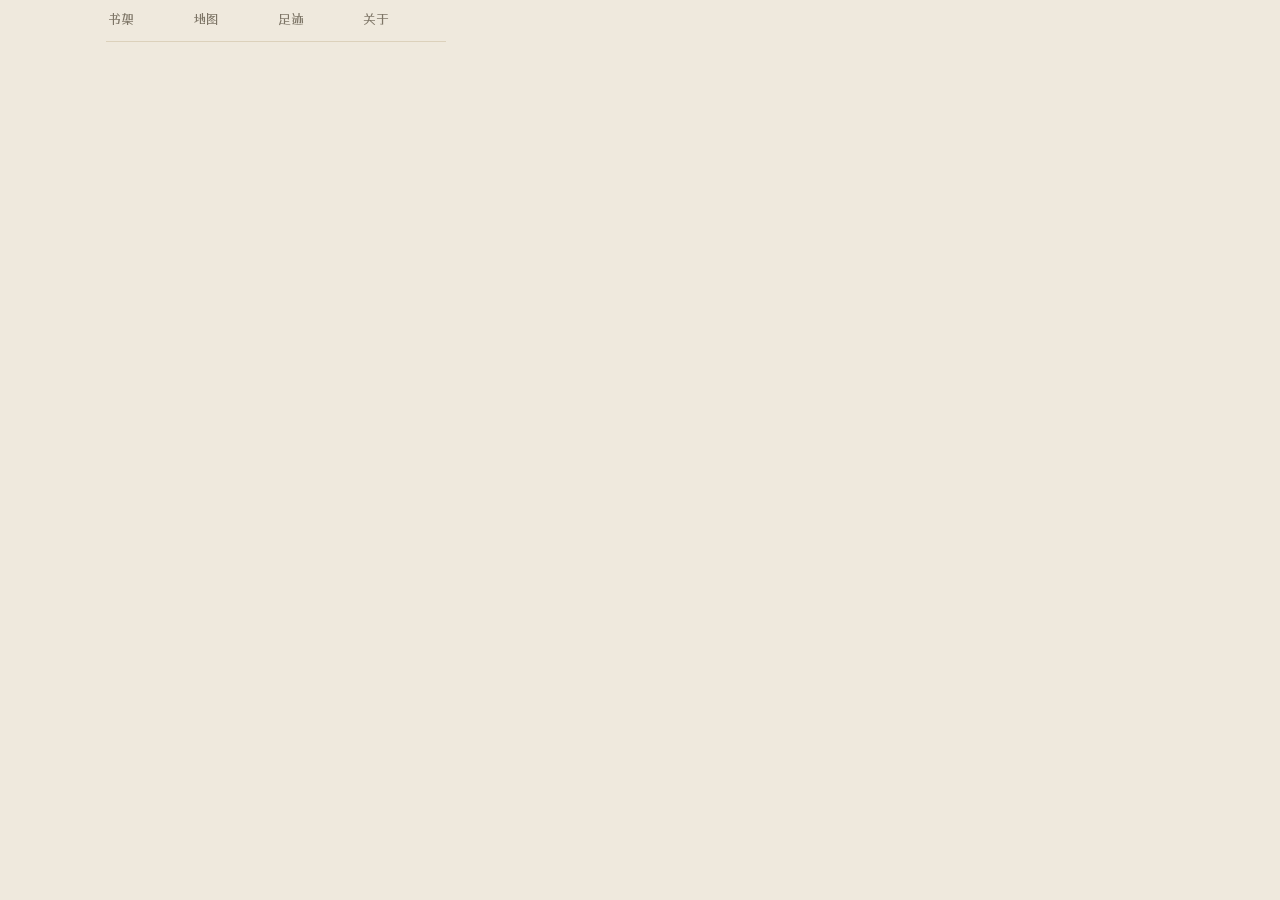
<file: index.html>
<!DOCTYPE html>
<html lang="zh-CN">
<head>
<meta charset="UTF-8">
<title>旅行手帐</title>
<!-- GitHub Pages 从仓库根发布，手帐本本体在 prototype/ 下（§4.8）。这一页只负责转过去。 -->
<meta http-equiv="refresh" content="0; url=prototype/index.html">
<link rel="canonical" href="prototype/index.html">
</head>
<body>
<p>正在翻开 <a href="prototype/index.html">旅行手帐</a>…</p>
</body>
</html>
</file>
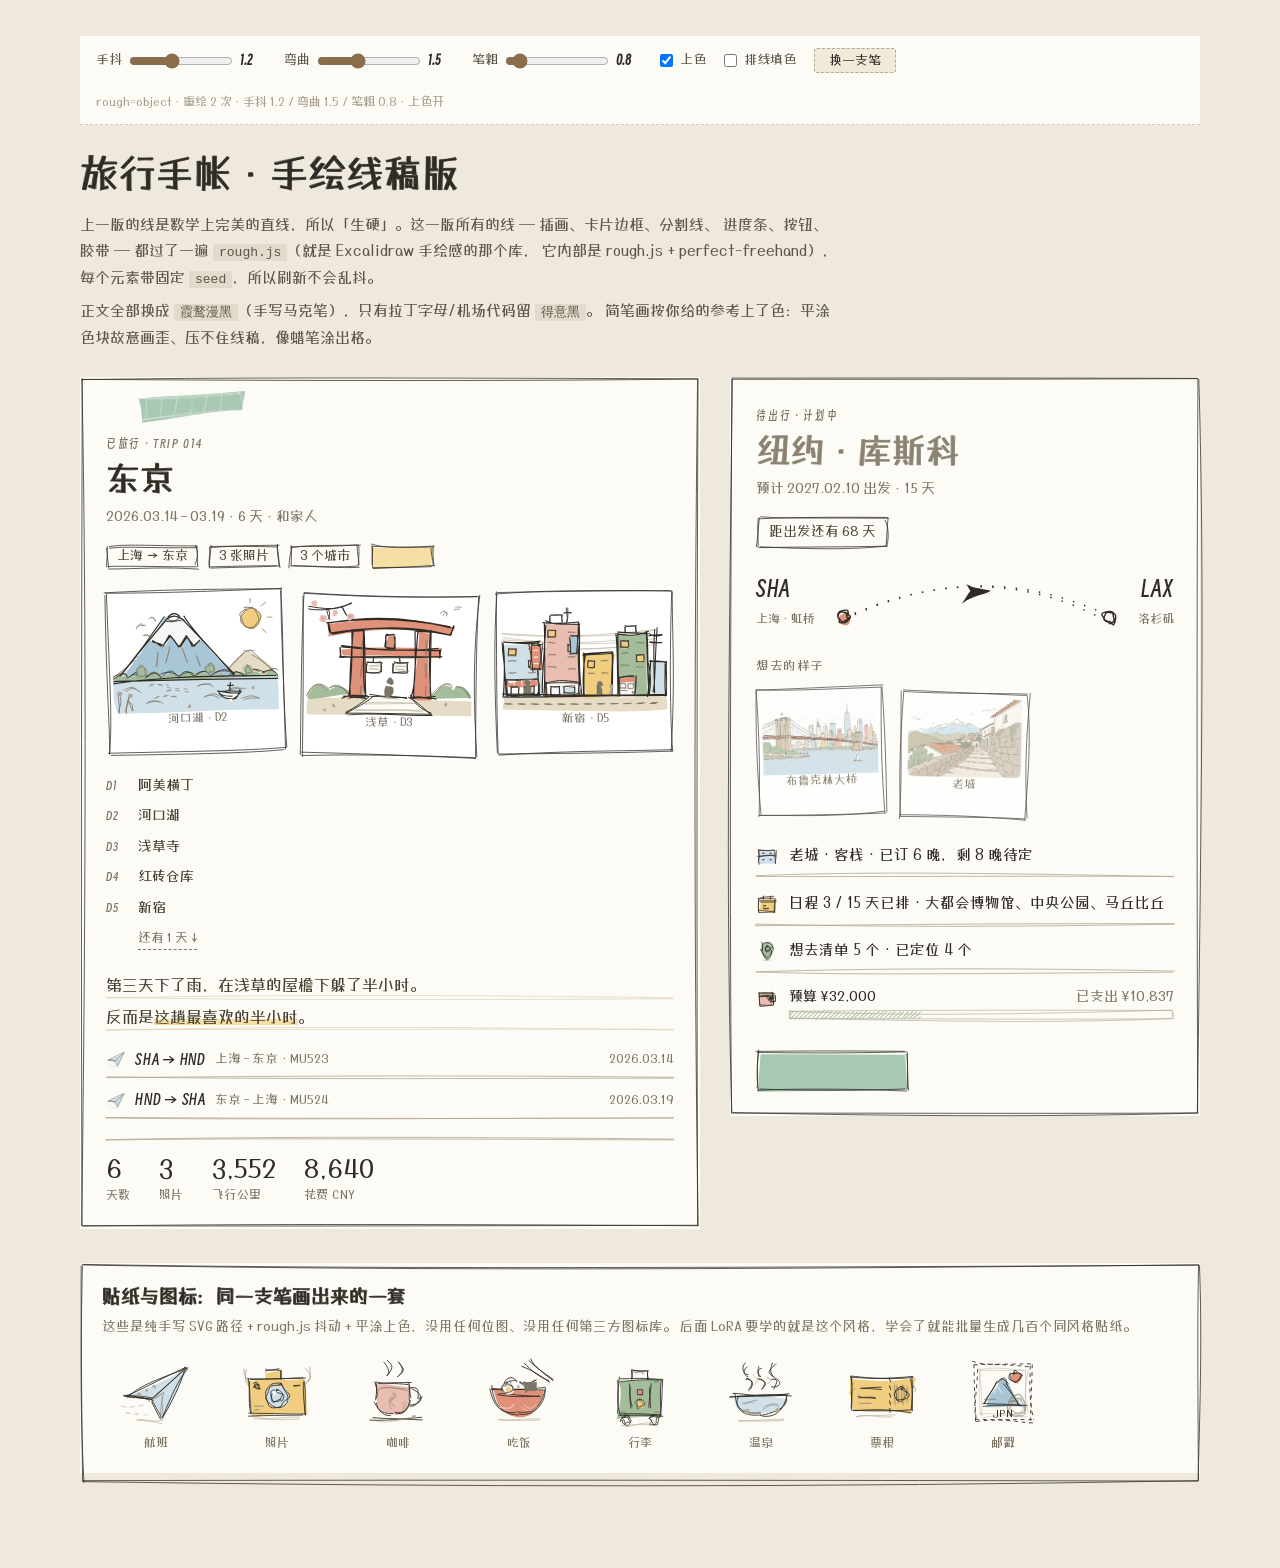
<file: prototype/hand-drawn.html>
<!DOCTYPE html>
<html lang="zh-CN">
<head>
<meta charset="UTF-8">
<meta name="viewport" content="width=device-width, initial-scale=1">
<title>旅行手帐 · 手绘线稿版（rough.js）</title>
<!-- 字体以 base64 data URI 内嵌，file:// 打开也能加载（Chrome 会按 CORS 拦掉本地字体文件）。
     重新生成：python3 build-fonts.py -->
<link rel="stylesheet" href="fonts/inline.css">
<link rel="stylesheet" href="paper.css">
</head>
<body>

<div class="page">

<div class="ctl">
  <label>手抖 <input type="range" id="c-rough" min="0" max="3" step="0.1" value="1.2"><b id="v-rough">1.2</b></label>
  <label>弯曲 <input type="range" id="c-bow" min="0" max="4" step="0.1" value="1.5"><b id="v-bow">1.5</b></label>
  <label>笔粗 <input type="range" id="c-sw" min="0.6" max="3" step="0.1" value="0.8"><b id="v-sw">0.8</b></label>
  <label><input type="checkbox" id="c-color" checked> 上色</label>
  <label><input type="checkbox" id="c-hatch"> 排线填色</label>
  <button id="c-seed">换一支笔</button>
  <span class="hint" id="dbg">初始化中…</span>
</div>

<div class="page-head">
  <h1 data-hand>旅行手帐 · 手绘线稿版</h1>
  <p>上一版的线是数学上完美的直线，所以「生硬」。这一版所有的线 —— 插画、卡片边框、分割线、
     进度条、按钮、胶带 —— 都过了一遍 <code>rough.js</code>（就是 Excalidraw 手绘感的那个库，
     它内部是 rough.js + perfect-freehand），每个元素带固定 <code>seed</code>，所以刷新不会乱抖。</p>
  <p>正文全部换成 <code>霞鹜漫黑</code>（手写马克笔），只有拉丁字母/机场代码留 <code>得意黑</code>。
     简笔画按你给的参考上了色：平涂色块故意画歪、压不住线稿，像蜡笔涂出格。</p>
</div>

<div class="grid" id="cards"><!-- 卡片由 trip.js 从 data/trips.json 渲染，不再手写 --></div>

<!-- ============ 贴纸 / 图标系统 ============ -->
<div class="sticker-wall" data-frame="rect" data-seed="200">
  <h3 data-hand>贴纸与图标：同一支笔画出来的一套</h3>
  <p>这些是纯手写 SVG 路径 + rough.js 抖动 + 平涂上色，没用任何位图、没用任何第三方图标库。
     后面 LoRA 要学的就是这个风格，学会了就能批量生成几百个同风格贴纸。</p>
  <div class="stickers">
    <div class="sticker"><div class="art" data-art="plane"></div><span>航班</span></div>
    <div class="sticker"><div class="art" data-art="camera"></div><span>照片</span></div>
    <div class="sticker"><div class="art" data-art="coffee"></div><span>咖啡</span></div>
    <div class="sticker"><div class="art" data-art="ramen"></div><span>吃饭</span></div>
    <div class="sticker"><div class="art" data-art="luggage"></div><span>行李</span></div>
    <div class="sticker"><div class="art" data-art="onsen"></div><span>温泉</span></div>
    <div class="sticker"><div class="art" data-art="ticket"></div><span>票根</span></div>
    <div class="sticker"><div class="art" data-art="stamp"></div><span>邮戳</span></div>
  </div>
</div>

</div><!-- /page -->

<!-- rough.js 4.6.6 (MIT) -->
<script src="vendor/rough.js"></script>

<!-- 数据与卡片渲染。data/bundle.js 由 data/*.json 生成（python3 build-data.py）。
     kernel.js 不认识「旅行」，trip.js 才是旅行皮肤 —— 详见 docs/需求文档.md §3。 -->
<script src="data/bundle.js"></script>
<script src="kernel.js"></script>
<script src="trip.js"></script>

<!-- 手绘渲染引擎，跟 index.html 共用一份。draw.js 是渲染后端（§6.1），排在 sketch.js 前面 -->
<script src="draw.js"></script>
<script src="sketch.js"></script>

<script>
/* 这一页是风格样张（§4.8）：手帐本本体在 index.html。
   这里只把卡片渲染出来看笔迹，调参条留着自己看。 */

// 样张只画两张：已旅行 / 待出行各挑「条目最多」的那一趟。这一页是给人看笔迹的 ——
// 挑「最近那趟」的话，正好摊上条目最少的一趟就把照片墙、逐日行程折叠这些元素摆不出来。
// 数字仍然是 derive() 现算的，这里只决定画谁；仓库里加到几十趟也不影响这页。
function sampleOf(data){
  const most = list => list.slice().sort((a, b) =>
    (b.entries || []).length - (a.entries || []).length)[0];
  const ordered = TripView.order(data.trips || []);
  const pick = [most(ordered.filter(t => t.status !== 'planned')),
                most(ordered.filter(t => t.status === 'planned'))].filter(Boolean);
  return Object.assign({}, data, { trips: pick });
}

function mountCards(){
  const host = document.getElementById('cards');
  if (!host) return;
  if (!window.DATA || !window.TripView) {
    Sketch.say('data/bundle.js 或 trip.js 没加载 —— 卡片渲染不出来');
    return;
  }
  const views = TripView.mount(host, sampleOf(DATA));
  const bad = views.flatMap(v => v.legs.filter(l => l.unknown).map(l => l.from + '\u2192' + l.to));
  if (bad.length) Sketch.say('这些城市在 data/places.json 里查不到坐标：' + bad.join('、'));
}

Sketch.bindPanel();
if (typeof rough === 'undefined') {
  Sketch.say('rough.js 没加载成功 —— 页面里的手绘线全都画不出来');
} else {
  try { mountCards(); } catch (e) { Sketch.say('卡片渲染失败：' + e.message); console.error(e); }
  Sketch.repaint();
  if (document.fonts && document.fonts.ready) document.fonts.ready.then(Sketch.repaint);
}
let rt;
addEventListener('resize', () => {
  clearTimeout(rt);
  rt = setTimeout(() => { Sketch.repaint(); if (window.handtype) window.handtype(); }, 150);
});
</script>


<!-- 标题手写渲染：字形轮廓过 rough.js。加 data-hand 即生效，字号/颜色跟 CSS 走。
     重新生成（改了标题文案想让新字也抖）：python3 build-handtype.py -->
<script src="handtype.js"></script>

</body>
</html>
</file>
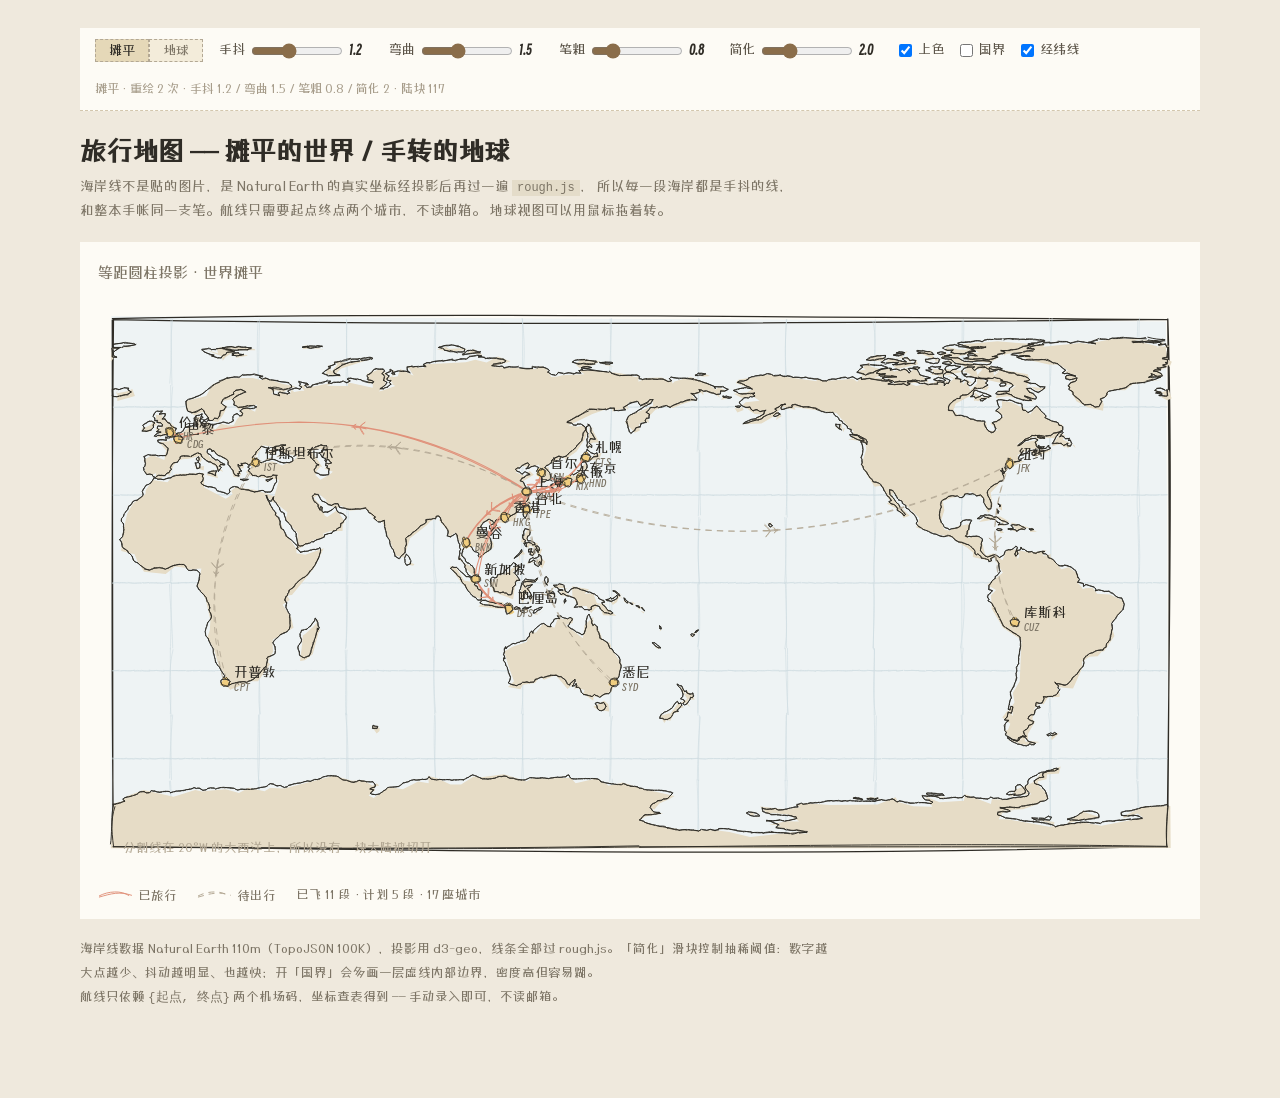
<file: prototype/map.html>
<!DOCTYPE html>
<html lang="zh-CN">
<head>
<meta charset="UTF-8">
<meta name="viewport" content="width=device-width, initial-scale=1">
<title>旅行地图 · 手绘线稿</title>
<link rel="stylesheet" href="fonts/inline.css">
<style>
:root{
  --sys:-apple-system,BlinkMacSystemFont,'PingFang SC','Microsoft YaHei',sans-serif;
  --hand:'MarkerGothic',var(--sys);
  --display:'SmileySans',var(--sys);
  --ink:#2f2c26; --ink2:#7d7566; --ink3:#a89e8c;
  --paper:#fdfbf5; --stage:#efe9dd;
}
*{box-sizing:border-box;margin:0;padding:0}
body{font-family:var(--hand);background:var(--stage);color:var(--ink);
     line-height:1.75;padding:28px 20px 90px;-webkit-font-smoothing:antialiased}
.wrap{max-width:1120px;margin:0 auto}
.ctl{
  position:sticky;top:0;z-index:50;margin:0 0 24px;padding:11px 15px;
  background:var(--paper);display:flex;flex-wrap:wrap;gap:16px;align-items:center;
  font-size:13px;color:#5d564a;border-bottom:1px dashed #d3c7ae;
}
.ctl label{display:flex;align-items:center;gap:6px;white-space:nowrap}
.ctl input[type=range]{width:92px;accent-color:#8a6d4a}
.ctl b{font-family:var(--display);color:var(--ink);min-width:24px;display:inline-block}
.ctl .seg{display:flex;gap:0}
.ctl .seg button{font-family:var(--hand);font-size:13px;padding:4px 13px;cursor:pointer;
  background:#f3ecda;border:1px dashed #b3a894;color:#7d7566}
.ctl .seg button.on{background:#e5d8b8;color:var(--ink)}
.ctl .hint{color:var(--ink3);font-size:12px}
.head{max-width:720px;margin-bottom:20px}
.head h1{font-size:26px;line-height:1.3;margin-bottom:6px}
.head p{font-size:13.5px;color:var(--ink2)}
.head code{font-family:ui-monospace,monospace;font-size:12px;background:#e4dcc9;padding:1px 5px}
.stage{background:var(--paper);padding:18px 18px 12px;position:relative}
.stage h2{font-size:15px;color:var(--ink2);font-weight:400;margin-bottom:4px}
#map{display:block;width:100%;height:auto;overflow:visible;touch-action:none}
#map.globe{cursor:grab}
#map.globe:active{cursor:grabbing}
.legend{display:flex;flex-wrap:wrap;gap:20px;margin-top:10px;font-size:12.5px;color:var(--ink2)}
.legend i{display:inline-block;width:34px;height:8px;margin-right:6px;vertical-align:1px}
.foot{font-size:12.5px;color:var(--ink2);margin-top:18px;line-height:1.9;max-width:760px}
</style>
</head>
<body>
<div class="wrap">

<div class="ctl">
  <span class="seg">
    <button id="v-flat" class="on">摊平</button><button id="v-globe">地球</button>
  </span>
  <label>手抖 <input type="range" id="c-rough" min="0" max="3" step="0.1" value="1.2"><b id="o-rough">1.2</b></label>
  <label>弯曲 <input type="range" id="c-bow" min="0" max="4" step="0.1" value="1.5"><b id="o-bow">1.5</b></label>
  <label>笔粗 <input type="range" id="c-sw" min="0.4" max="2.5" step="0.1" value="0.8"><b id="o-sw">0.8</b></label>
  <label>简化 <input type="range" id="c-tol" min="0.5" max="6" step="0.5" value="2"><b id="o-tol">2.0</b></label>
  <label><input type="checkbox" id="c-color" checked> 上色</label>
  <label><input type="checkbox" id="c-border"> 国界</label>
  <label><input type="checkbox" id="c-grat" checked> 经纬线</label>
  <span class="hint" id="dbg">初始化中…</span>
</div>

<div class="head">
  <h1>旅行地图 —— 摊平的世界 / 手转的地球</h1>
  <p>海岸线不是贴的图片，是 Natural Earth 的真实坐标经投影后再过一遍 <code>rough.js</code>，
     所以每一段海岸都是手抖的线，和整本手帐同一支笔。航线只需要起点终点两个城市，不读邮箱。
     地球视图可以用鼠标拖着转。</p>
</div>

<div class="stage">
  <h2 id="stage-title">等距圆柱投影 · 世界摊平</h2>
  <svg id="map" viewBox="0 0 1040 560"></svg>
  <div class="legend">
    <span><i id="lg-done"></i>已旅行</span>
    <span><i id="lg-plan"></i>待出行</span>
    <span id="lg-count"></span>
  </div>
</div>

<p class="foot" id="foot"></p>
</div>

<script src="vendor/rough.js"></script>
<script src="vendor/d3-array.min.js"></script>
<script src="vendor/d3-geo.min.js"></script>
<script src="vendor/topojson-client.min.js"></script>
<script src="data/world-110m.js"></script>
<script>
/* ---------- 调色板：和 hand-drawn.html 保持一致 ---------- */
const C = { ink:'#2f2c26', ink2:'#7d7566', ink3:'#b3a894',
            blue:'#a9c6d6', lblue:'#dbe7ee', green:'#a3bd9a', red:'#e0917a',
            yellow:'#f0cd7f', pink:'#e9bdb0', sand:'#e6dcc6', sea:'#eef3f4',
            snow:'#f7f8f6', paper:'#fdfbf5' };

/* 已定稿的手绘参数 */
let drag = null;   // 地球拖动状态（draw 里会读，用来降精度）
const S = { rough:1.2, bow:1.5, sw:0.8, tol:2, color:true, border:false, grat:true,
            view:'flat', pen:0 };

/* ---------- 机场坐标（经度, 纬度） ---------- */
const AP = {
  SHA:{n:'上海',   ll:[121.34, 31.20]},
  HND:{n:'东京',   ll:[139.78, 35.55]},
  KIX:{n:'大阪',   ll:[135.24, 34.43]},
  CTS:{n:'札幌',   ll:[141.69, 42.78]},
  ICN:{n:'首尔',   ll:[126.45, 37.46]},
  TPE:{n:'台北',   ll:[121.23, 25.08]},
  HKG:{n:'香港',   ll:[113.91, 22.31]},
  BKK:{n:'曼谷',   ll:[100.75, 13.69]},
  SIN:{n:'新加坡', ll:[103.99,  1.36]},
  DPS:{n:'巴厘岛', ll:[115.17, -8.75]},
  CDG:{n:'巴黎',   ll:[  2.55, 49.01]},
  LHR:{n:'伦敦',   ll:[ -0.45, 51.47]},
  IST:{n:'伊斯坦布尔', ll:[28.81, 40.98]},
  JFK:{n:'纽约',   ll:[-73.78, 40.64]},
  LAX:{n:'洛杉矶', ll:[-118.41, 33.94]},
  SYD:{n:'悉尼',   ll:[151.18, -33.94]},
  CUZ:{n:'库斯科', ll:[-71.94, -13.54]},
  CPT:{n:'开普敦', ll:[ 18.60, -33.97]}
};

/* ---------- 航线：只要起点终点，done=已旅行 / plan=待出行 ---------- */
const TRIPS = [
  {f:'SHA', t:'HND', y:'2023.04', s:'done'},
  {f:'SHA', t:'KIX', y:'2023.11', s:'done'},
  {f:'SHA', t:'CTS', y:'2024.01', s:'done'},
  {f:'SHA', t:'ICN', y:'2024.05', s:'done'},
  {f:'SHA', t:'TPE', y:'2024.08', s:'done'},
  {f:'SHA', t:'HKG', y:'2024.10', s:'done'},
  {f:'SHA', t:'BKK', y:'2025.02', s:'done'},
  {f:'SIN', t:'DPS', y:'2025.03', s:'done'},
  {f:'SHA', t:'SIN', y:'2025.03', s:'done'},
  {f:'SHA', t:'CDG', y:'2025.09', s:'done'},
  {f:'CDG', t:'LHR', y:'2025.09', s:'done'},
  {f:'SHA', t:'IST', y:'2026.05', s:'plan'},
  {f:'IST', t:'CPT', y:'2026.05', s:'plan'},
  {f:'SHA', t:'JFK', y:'2026.10', s:'plan'},
  {f:'JFK', t:'CUZ', y:'2026.10', s:'plan'},
  {f:'SHA', t:'SYD', y:'2027.01', s:'plan'}
];

/* ---------- SVG / rough.js 基础件 ---------- */
const NS = 'http://www.w3.org/2000/svg';
const svg = document.getElementById('map');
const W = 1040, H = 560;
const mk = n => document.createElementNS(NS, n);

function opts(extra, seed){
  return Object.assign({
    roughness:S.rough, bowing:S.bow, strokeWidth:S.sw,
    stroke:C.ink, seed:(seed|0) + S.pen*977, fill:undefined,
    preserveVertices:false
  }, extra);
}

/* 地名/年份用 <text>，不做抖动 —— 抖动的字反而糊 */
function label(x, y, str, size, fill, anchor){
  const t = mk('text');
  t.setAttribute('x', x); t.setAttribute('y', y);
  t.setAttribute('font-family', 'MarkerGothic, sans-serif');
  t.setAttribute('font-size', size);
  t.setAttribute('fill', fill || C.ink);
  t.setAttribute('text-anchor', anchor || 'start');
  t.textContent = str;
  return t;
}

/* ---------- 把 d3 的投影结果收成「点列」，顺便抽稀 ----------
   直接把 d3.geoPath 生成的路径字符串丢给 rough.js 会有两个问题：
   点太密（110m 海岸线上万个点）导致抖动被平均掉、而且慢。
   所以自己实现一个 d3 的 path context，一边接收 d3 的裁剪结果一边按像素距离抽稀。 */
function collector(tol){
  const rings = [];
  let cur = null, last = null;
  return {
    rings,
    beginPath(){},
    moveTo(x, y){ cur = [[x, y]]; rings.push(cur); last = [x, y]; },
    lineTo(x, y){
      if (!cur) return;
      if (Math.abs(x-last[0]) + Math.abs(y-last[1]) >= tol) { cur.push([x, y]); last = [x, y]; }
    },
    closePath(){ if (cur && cur.length > 2) cur.closed = true; },
    arc(){}
  };
}

/* 点列 -> SVG path 字符串；顺手丢掉太小的岛（不然全是碎点） */
function ringsToPath(rings, minPts, minSpan){
  let d = '';
  for (const r of rings){
    if (r.length < (minPts || 3)) continue;
    if (minSpan){
      let x0=1e9, y0=1e9, x1=-1e9, y1=-1e9;
      for (const p of r){ if(p[0]<x0)x0=p[0]; if(p[0]>x1)x1=p[0];
                          if(p[1]<y0)y0=p[1]; if(p[1]>y1)y1=p[1]; }
      if (Math.max(x1-x0, y1-y0) < minSpan) continue;
    }
    d += 'M' + r.map(p => p[0].toFixed(1) + ' ' + p[1].toFixed(1)).join('L');
    if (r.closed) d += 'Z';
  }
  return d;
}

function geoToPath(proj, geojson, tol, minPts, minSpan){
  const col = collector(tol);
  d3.geoPath(proj, col)(geojson);
  return ringsToPath(col.rings, minPts, minSpan);
}

/* ---------- 地理数据 ---------- */
const LAND = topojson.feature(WORLD_TOPO, WORLD_TOPO.objects.land);
/* 只取国界的内部线，不重复画海岸线 */
const BORDERS = topojson.mesh(WORLD_TOPO, WORLD_TOPO.objects.countries, (a, b) => a !== b);
const GRAT = d3.geoGraticule().step([30, 30])();

/* ---------- 投影 ---------- */
let rot = [-150, -10];          // 地球视图的当前旋转，摊平视图用固定值
function projection(){
  if (S.view === 'globe'){
    return d3.geoOrthographic().rotate(rot)
      .fitExtent([[46, 26], [W-46, H-26]], {type:'Sphere'});
  }
  // 中心放在 160°E：分割线落在 20°W 的大西洋上，不切断任何大陆
  return d3.geoEquirectangular().rotate([-160, 0])
    .fitExtent([[14, 14], [W-14, H-14]], {type:'Sphere'});
}

/* ---------- 航线 ---------- */
/* 摊平视图：两点之间画一条向上拱的二次贝塞尔 —— 航空公司地图的经典画法，
   比真实大圆航线好看，也更像手画的。地球视图用真正的大圆。 */
function arcFlat(p0, p1){
  const dx = p1[0]-p0[0], dy = p1[1]-p0[1];
  const len = Math.hypot(dx, dy);
  const mx = (p0[0]+p1[0])/2, my = (p0[1]+p1[1])/2;
  const k = 0.22 * len;                       // 拱高
  const cx = mx - dy/len * k, cy = my + dx/len * k;
  return { d:`M${p0[0].toFixed(1)} ${p0[1].toFixed(1)}Q${cx.toFixed(1)} ${cy.toFixed(1)} ${p1[0].toFixed(1)} ${p1[1].toFixed(1)}`,
           mid:[0.25*p0[0]+0.5*cx+0.25*p1[0], 0.25*p0[1]+0.5*cy+0.25*p1[1]] };
}

function arcGlobe(proj, a, b){
  const interp = d3.geoInterpolate(a, b);
  const pts = [];
  for (let i = 0; i <= 40; i++) pts.push(interp(i/40));
  const col = collector(1);
  d3.geoPath(proj, col)({type:'LineString', coordinates:pts});
  const d = ringsToPath(col.rings, 2, 0);
  const half = proj(interp(0.5));
  return { d, mid: visible(a) && visible(b) ? half : null };
}

/* 地球视图：判断一个经纬点在正面还是背面 */
function visible(ll){
  const center = [-rot[0], -rot[1]];
  return d3.geoDistance(ll, center) < Math.PI/2 - 0.02;
}

/* 小飞机：三笔画出来，按航线方向旋转 */
function planeAt(rc, x, y, deg, color){
  const g = mk('g');
  g.setAttribute('transform', `translate(${x.toFixed(1)} ${y.toFixed(1)}) rotate(${deg.toFixed(1)})`);
  const o = opts({ fill:'none', stroke:color, strokeWidth:S.sw*1.05,
                   roughness:S.rough*0.7, bowing:S.bow*0.5 }, 4242);
  g.appendChild(rc.path('M-7 0 L7 0', o));
  g.appendChild(rc.path('M-1 0 L-6 -6 M-1 0 L-6 6', o));
  g.appendChild(rc.path('M5 0 L2.5 -2.6 M5 0 L2.5 2.6', o));
  return g;
}

/* ---------- 主绘制 ---------- */
function draw(){
  const proj = projection();
  const rc = rough.svg(svg);
  const frag = document.createDocumentFragment();
  const globe = S.view === 'globe';
  const add = n => { if (n) frag.appendChild(n); };
  /* 拖动过程中粗化一档：110m 海岸线抖动一遍大约几万个字符的路径，
     拖着转的时候先要跟手，松手后再画细的 */
  const tol = drag ? Math.max(S.tol, 4.5) : S.tol;
  const showBorder = S.border && !drag;

  /* 1. 海 */
  if (globe){
    const [cx, cy] = proj.translate(), r = proj.scale();
    if (S.color) add(rc.circle(cx, cy, r*2, opts({ fill:C.sea, fillStyle:'solid',
      stroke:'none', roughness:S.rough*1.3 }, 3)));
    add(rc.circle(cx, cy, r*2, opts({ fill:'none', strokeWidth:S.sw*1.5 }, 3)));
  } else {
    const b = d3.geoPath(proj).bounds({type:'Sphere'});
    const w = b[1][0]-b[0][0], h = b[1][1]-b[0][1];
    if (S.color) add(rc.rectangle(b[0][0], b[0][1], w, h, opts({ fill:C.sea,
      fillStyle:'solid', stroke:'none', roughness:S.rough*1.3 }, 3)));
    add(rc.rectangle(b[0][0], b[0][1], w, h, opts({ fill:'none', strokeWidth:S.sw*1.5 }, 3)));
  }

  /* 2. 经纬线 */
  if (S.grat){
    const d = geoToPath(proj, GRAT, Math.max(tol, 3), 2, 0);
    if (d) add(rc.path(d, opts({ fill:'none', stroke:'#cddbe0',
      strokeWidth:S.sw*0.7, roughness:S.rough*0.8 }, 7)));
  }

  /* 3. 陆地：先平涂色块（故意画歪、压不住线稿），再描海岸线 */
  const landPath = geoToPath(proj, LAND, tol, 4, 2.5);
  if (S.color && landPath){
    const n = rc.path(landPath, opts({ fill:C.sand, fillStyle:'solid', stroke:'none',
      roughness:S.rough*1.4 }, 11));
    n.setAttribute('transform', 'translate(1.2,1.4)');
    add(n);
  }
  if (landPath) add(rc.path(landPath, opts({ fill:'none', strokeWidth:S.sw*1.15 }, 11)));

  /* 4. 国界（默认关，点密、容易糊） */
  if (showBorder){
    const d = geoToPath(proj, BORDERS, Math.max(tol, 2.5), 3, 3);
    if (d) add(rc.path(d, opts({ fill:'none', stroke:'#c4b79c',
      strokeWidth:S.sw*0.65, roughness:S.rough*0.9, strokeLineDash:[4, 3] }, 13)));
  }

  /* 5. 航线 */
  let seed = 100, nDone = 0, nPlan = 0;
  const seen = new Set();
  for (const t of TRIPS){
    const a = AP[t.f], b = AP[t.t];
    if (!a || !b) continue;
    const done = t.s === 'done';
    done ? nDone++ : nPlan++;
    const col = done ? C.red : C.ink3;
    let d, mid, deg = 0;
    if (globe){
      const r = arcGlobe(proj, a.ll, b.ll);
      d = r.d; mid = r.mid;
      if (mid){
        const i = d3.geoInterpolate(a.ll, b.ll);
        const p0 = proj(i(0.46)), p1 = proj(i(0.54));
        deg = Math.atan2(p1[1]-p0[1], p1[0]-p0[0]) * 180/Math.PI;
      }
    } else {
      const p0 = proj(a.ll), p1 = proj(b.ll);
      const r = arcFlat(p0, p1);
      d = r.d; mid = r.mid;
      deg = Math.atan2(p1[1]-p0[1], p1[0]-p0[0]) * 180/Math.PI;
    }
    if (!d) continue;
    add(rc.path(d, opts({ fill:'none', stroke:col, strokeWidth:S.sw*(done?1.25:1),
      roughness:S.rough*0.85, bowing:S.bow*0.6,
      strokeLineDash: done ? undefined : [6, 5] }, seed += 7)));
    if (mid) add(planeAt(rc, mid[0], mid[1], deg, col));
    seen.add(t.f); seen.add(t.t);
  }

  /* 6. 城市：圈 + 中文名 + 机场三字码 */
  for (const code of seen){
    const ap = AP[code];
    if (globe && !visible(ap.ll)) continue;
    const p = proj(ap.ll);
    if (!p || !isFinite(p[0])) continue;
    if (S.color) add(rc.circle(p[0], p[1], 8, opts({ fill:C.yellow, fillStyle:'solid',
      stroke:'none', roughness:S.rough*1.2 }, 200 + code.charCodeAt(0))));
    add(rc.circle(p[0], p[1], 8, opts({ fill:'none', strokeWidth:S.sw*1.1,
      roughness:S.rough*0.9 }, 200 + code.charCodeAt(0))));
    add(label(p[0] + 8, p[1] - 5, ap.n, 13, C.ink));
    const t = label(p[0] + 8, p[1] + 8, code, 10, C.ink2);
    t.setAttribute('font-family', 'SmileySans, sans-serif');
    t.setAttribute('letter-spacing', '.06em');
    add(t);
  }

  /* 7. 手写标注 */
  if (!globe){
    add(label(24, H - 22, '分割线在 20°W 的大西洋上，所以没有一块大陆被切开', 12, C.ink3));
  }

  svg.setAttribute('class', globe ? 'globe' : '');
  while (svg.firstChild) svg.removeChild(svg.firstChild);
  svg.appendChild(frag);

  document.getElementById('stage-title').textContent =
    globe ? `正交投影 · 地球（拖动旋转，当前中心 ${(-rot[0]).toFixed(0)}°E / ${(-rot[1]).toFixed(0)}°N）`
          : '等距圆柱投影 · 世界摊平';
  document.getElementById('lg-count').textContent =
    `已飞 ${nDone} 段 · 计划 ${nPlan} 段 · ${seen.size} 座城市`;
  return { paths: (landPath.match(/M/g) || []).length, cities: seen.size };
}

/* 图例的两根线也用 rough.js 画 */
function drawLegend(){
  [['lg-done', C.red, undefined], ['lg-plan', C.ink3, [6, 5]]].forEach(([id, col, dash]) => {
    const host = document.getElementById(id);
    const s = mk('svg');
    s.setAttribute('viewBox', '0 0 34 8');
    s.setAttribute('width', 34); s.setAttribute('height', 8);
    s.style.overflow = 'visible';
    const rc = rough.svg(s);
    s.appendChild(rc.path('M1 5 Q17 -1 33 4', opts({ fill:'none', stroke:col,
      strokeWidth:S.sw*1.2, roughness:S.rough*0.8, bowing:S.bow*0.6,
      strokeLineDash:dash }, 55)));
    while (host.firstChild) host.removeChild(host.firstChild);
    host.appendChild(s);
  });
}

/* ---------- 自检 + 控件 ---------- */
let nPaint = 0;
function say(msg, info){
  const d = document.getElementById('dbg');
  d.style.color = msg ? '#b0483a' : '';
  d.textContent = msg ? '⚠ ' + msg
    : `${S.view === 'globe' ? '地球' : '摊平'} · 重绘 ${nPaint} 次 · `
      + `手抖 ${S.rough} / 弯曲 ${S.bow} / 笔粗 ${S.sw} / 简化 ${S.tol}`
      + (info ? ` · 陆块 ${info.paths}` : '');
}
function repaint(){
  nPaint++;
  try { const info = draw(); drawLegend(); say('', info); }
  catch (e) { say(e.message); console.error(e); }
}

const bind = (id, key, out) => {
  const inp = document.getElementById(id);
  const lab = out && document.getElementById(out);
  const apply = () => {
    S[key] = inp.type === 'checkbox' ? inp.checked : +inp.value;
    if (lab) lab.textContent = (+inp.value).toFixed(1);
    repaint();
  };
  inp.addEventListener('input', apply);
  inp.addEventListener('change', apply);
  if (lab) lab.textContent = (+inp.value).toFixed(1);
};
bind('c-rough', 'rough', 'o-rough');
bind('c-bow', 'bow', 'o-bow');
bind('c-sw', 'sw', 'o-sw');
bind('c-tol', 'tol', 'o-tol');
bind('c-color', 'color');
bind('c-border', 'border');
bind('c-grat', 'grat');

/* 视图切换 */
const bFlat = document.getElementById('v-flat'), bGlobe = document.getElementById('v-globe');
function setView(v){
  S.view = v;
  bFlat.classList.toggle('on', v === 'flat');
  bGlobe.classList.toggle('on', v === 'globe');
  repaint();
}
bFlat.addEventListener('click', () => setView('flat'));
bGlobe.addEventListener('click', () => setView('globe'));

/* 拖动转地球：像素 -> 经纬度增量，按当前缩放换算 */
svg.addEventListener('pointerdown', e => {
  if (S.view !== 'globe') return;
  drag = { x:e.clientX, y:e.clientY, rot:rot.slice() };
  svg.setPointerCapture(e.pointerId);
});
svg.addEventListener('pointermove', e => {
  if (!drag) return;
  const k = 260 / projection().scale();     // 半径越大，同样像素转的角度越小
  rot = [ drag.rot[0] + (e.clientX - drag.x) * k * 0.9,
          Math.max(-85, Math.min(85, drag.rot[1] - (e.clientY - drag.y) * k * 0.9)) ];
  repaint();
});
addEventListener('pointerup', () => { drag = null; });

document.getElementById('foot').innerHTML =
  '海岸线数据 Natural Earth 110m（TopoJSON 100K），投影用 d3-geo，线条全部过 rough.js。' +
  '「简化」滑块控制抽稀阈值：数字越大点越少、抖动越明显、也越快；'
  + '开「国界」会多画一层虚线内部边界，密度高但容易糊。<br>'
  + '航线只依赖 <code>{起点, 终点}</code> 两个机场码，坐标查表得到 —— 手动录入即可，不读邮箱。';

if (typeof rough === 'undefined') say('rough.js 没加载成功');
else if (typeof d3 === 'undefined') say('d3-geo 没加载成功');
else if (typeof topojson === 'undefined') say('topojson-client 没加载成功');
else if (typeof WORLD_TOPO === 'undefined') say('地图数据 world-110m.js 没加载成功');
else {
  repaint();
  if (document.fonts && document.fonts.ready) document.fonts.ready.then(repaint);
}
</script>
</body>
</html>
</file>
